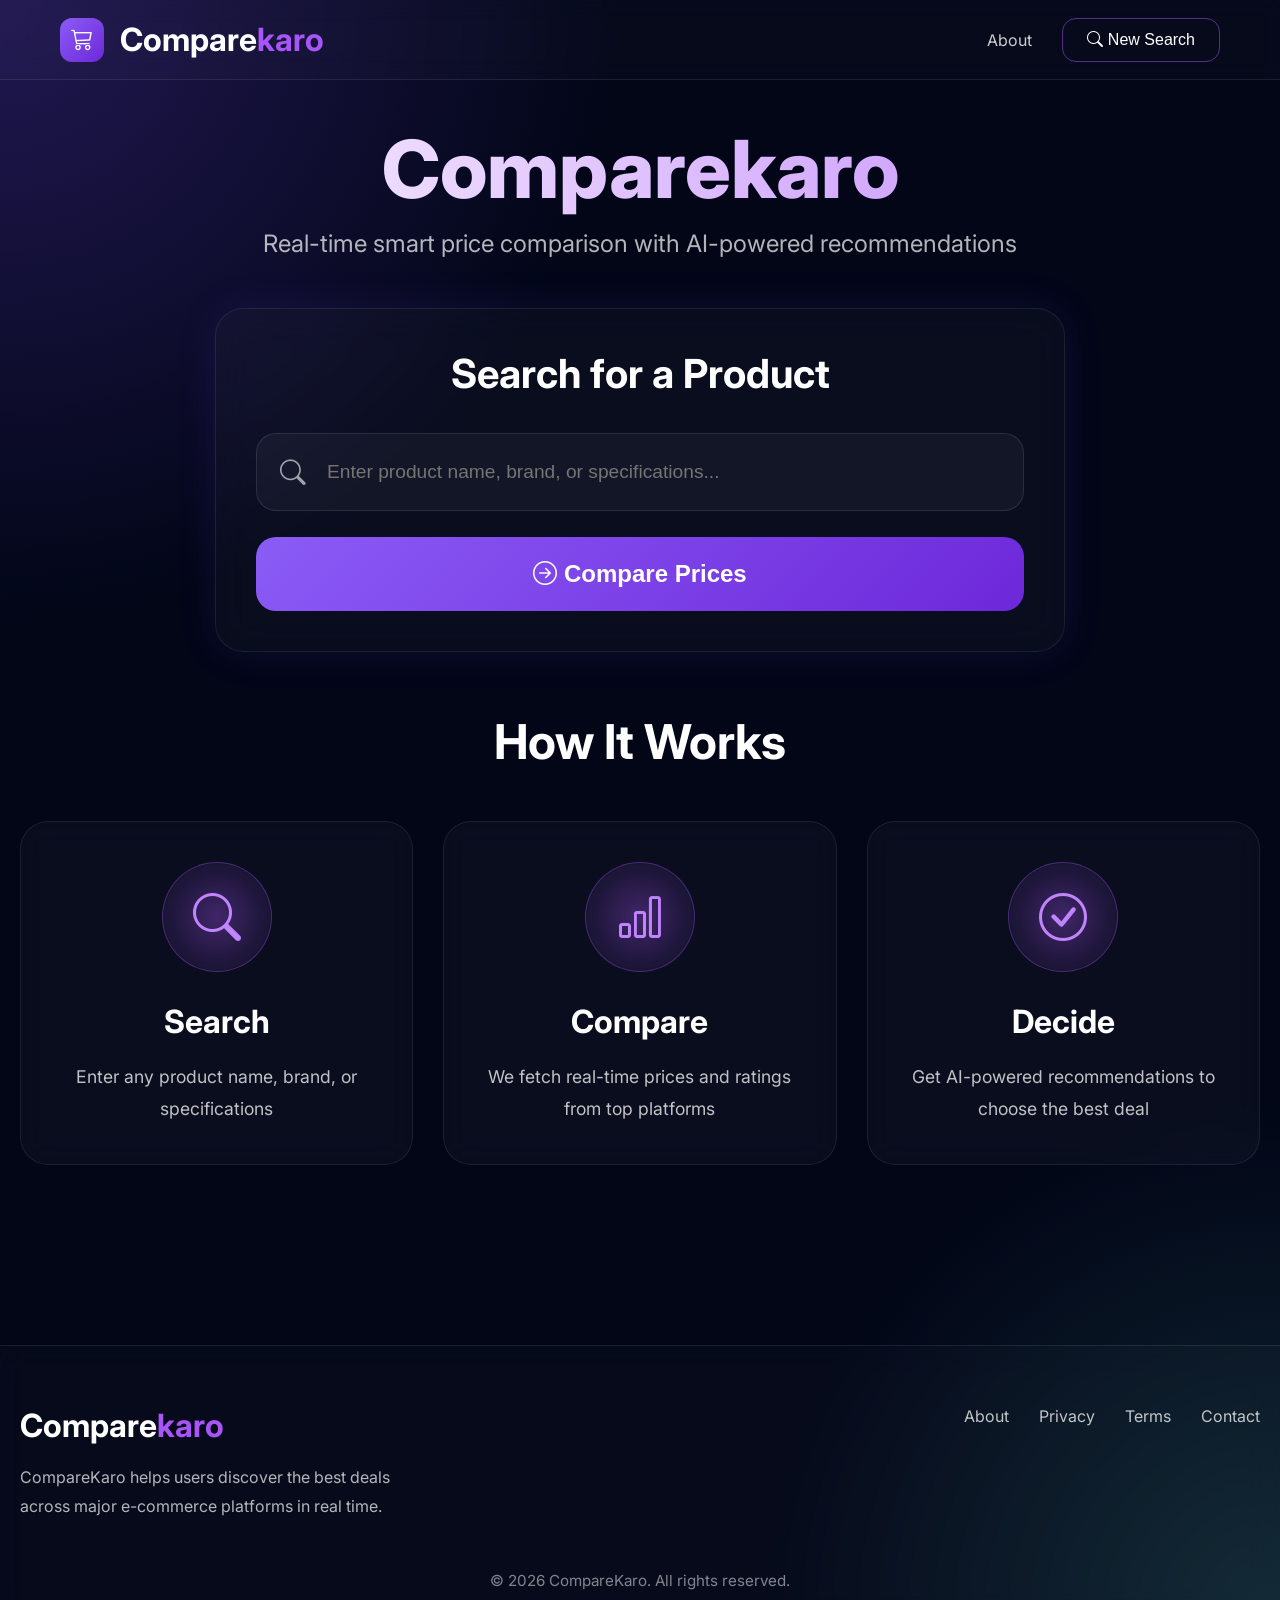
<file: templates/index.html>
<!DOCTYPE html>
<html lang="en" data-bs-theme="dark">
<head>
    <meta charset="UTF-8">
    <meta name="viewport" content="width=device-width, initial-scale=1.0">
    <title>Compare Karo</title>
    <link rel="stylesheet" href="https://cdn.replit.com/agent/bootstrap-agent-dark-theme.min.css">
    <link rel="stylesheet" href="https://cdn.jsdelivr.net/npm/bootstrap-icons@1.11.1/font/bootstrap-icons.css">
    <link rel="stylesheet" href="/static/css/style.css">
    <link rel="stylesheet"
        href="https://cdn.jsdelivr.net/npm/bootstrap-icons@1.11.3/font/bootstrap-icons.min.css">
</head>

<body>

    <!-- Navbar -->
    <nav class="navbar-custom">
        <div class="logo-section">
            <div class="logo-box">
                <i class="bi bi-cart3"></i>
            </div>
            <h2>Compare<span>karo</span></h2>
        </div>

        <div class="nav-actions">
            <a href="#">About</a>
            <button class="nav-btn">
                <i class="bi bi-search"></i>
                New Search
            </button>
        </div>
    </nav>

    

    <main class="hero-section">

        <!-- Hero -->
        <section class="hero-text">
            <h1>Comparekaro</h1>
            <p>
                Real-time smart price comparison with AI-powered recommendations
            </p>
        </section>

        <!-- Search Card -->
        <section class="search-wrapper">
            <div class="search-card">

                <h2>Search for a Product</h2>

                <form action="/comparison" method="GET">

                    <div class="search-input-wrapper">
                        <i class="bi bi-search"></i>

                        <input
                            type="text"
                            name="query"
                            class="search-input"
                            placeholder="Enter product name, brand, or specifications..."
                            required
                        >
                    </div>

                    <button type="submit" class="compare-btn">
                        <i class="bi bi-arrow-right-circle"></i>
                        Compare Prices
                    </button>

                </form>
            </div>
        </section>

        <!-- How It Works -->
        <section class="how-section">

            <h2>How It Works</h2>

            <div class="feature-grid">

                <div class="feature-card">
                    <div class="feature-icon">
                        <i class="bi bi-search"></i>
                    </div>

                    <h3>Search</h3>

                    <p>
                        Enter any product name, brand, or specifications
                    </p>
                </div>

                <div class="feature-card">
                    <div class="feature-icon">
                        <i class="bi bi-bar-chart"></i>
                    </div>

                    <h3>Compare</h3>

                    <p>
                        We fetch real-time prices and ratings from top platforms
                    </p>
                </div>

                <div class="feature-card">
                    <div class="feature-icon">
                        <i class="bi bi-check-circle"></i>
                    </div>

                    <h3>Decide</h3>

                    <p>
                        Get AI-powered recommendations to choose the best deal
                    </p>
                </div>

            </div>

        </section>

    </main>

    <footer class="footer-section">

    <div class="footer-content">

        <div class="footer-brand">
            <h2>Compare<span>karo</span></h2>

            <p>
                CompareKaro helps users discover the best deals
                across major e-commerce platforms in real time.
            </p>
        </div>

        <div class="footer-links">
            <a href="#">About</a>
            <a href="#">Privacy</a>
            <a href="#">Terms</a>
            <a href="#">Contact</a>
        </div>

    </div>

    <div class="footer-bottom">
        © 2026 CompareKaro. All rights reserved.
    </div>

</footer>

</body>
</html>
</file>
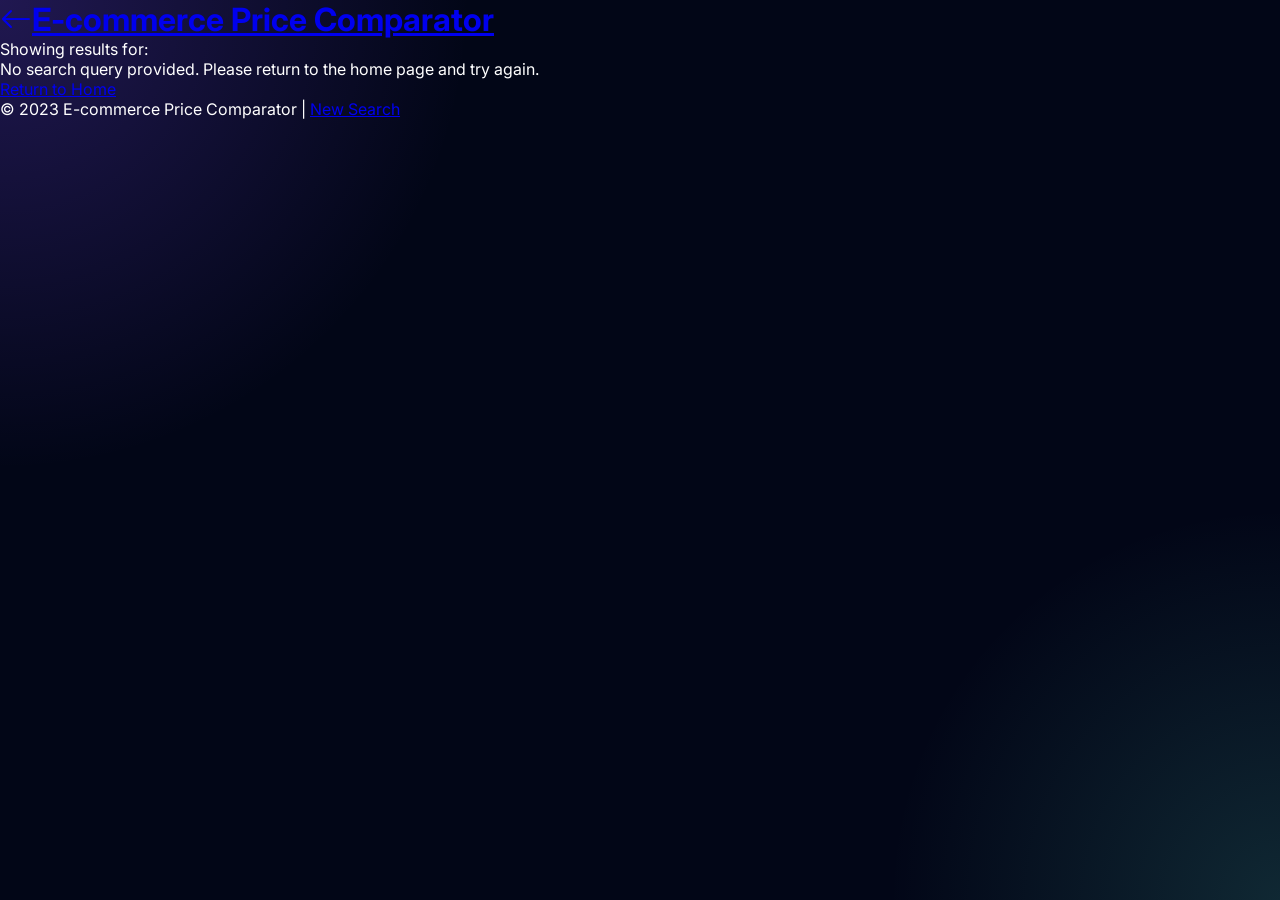
<file: templates/comparison.html>
<!DOCTYPE html>
<html lang="en" data-bs-theme="dark">
<head>
    <meta charset="UTF-8">
    <meta name="viewport" content="width=device-width, initial-scale=1.0">
    <title>Price Comparison Results</title>
    <link rel="stylesheet" href="https://cdn.replit.com/agent/bootstrap-agent-dark-theme.min.css">
    <link rel="stylesheet" href="https://cdn.jsdelivr.net/npm/bootstrap-icons@1.11.1/font/bootstrap-icons.css">
    <link rel="stylesheet" href="/static/css/style.css">
</head>
<body>
    <header class="bg-dark py-3">
        <div class="container">
            <div class="d-flex flex-column flex-md-row align-items-center justify-content-between">
                <h1 class="fs-4 mb-2 mb-md-0">
                    <a href="/" class="text-white text-decoration-none">
                        <i class="bi bi-arrow-left me-2"></i>E-commerce Price Comparator
                    </a>
                </h1>
                <div class="search-box d-flex align-items-center bg-dark-subtle rounded ps-3 pe-1 py-1">
                    <span class="me-2">Showing results for:</span>
                    <span id="query-display" class="fw-bold"></span>
                </div>
            </div>
        </div>
    </header>

    <main class="py-4">
        <div class="container">
            <!-- Error Container -->
            <div id="error-container" style="display: none;"></div>
            
            <!-- Loading Indicator -->
            <div id="loading-indicator" class="loading-container" style="display: none;">
                <div class="lds-ring"><div></div><div></div><div></div><div></div></div>
                <p class="mt-3">Fetching products from Amazon and Flipkart...</p>
                <p class="text-muted small">This may take up to 30 seconds</p>
            </div>
            
            <!-- Results Container -->
            <div id="results-container" style="display: none;">
                <!-- Product Comparison Table -->
                <div class="card mb-4">
                    <div class="card-header">
                        <h4 class="mb-0">Product Comparison Results</h4>
                    </div>
                    <div class="card-body">
                        <div class="table-responsive">
                            <table class="table table-striped table-hover" id="comparison-table">
                                <thead>
                                    <tr>
                                        <th>#</th>
                                        <th>Product</th>
                                        <th>Amazon</th>
                                        <th>Flipkart</th>
                                        <th>Recommendation</th>
                                        <th>Actions</th>
                                    </tr>
                                </thead>
                                <tbody id="comparison-table-body">
                                    <!-- Comparison rows will be added here -->
                                </tbody>
                            </table>
                        </div>
                    </div>
                </div>
                
                <!-- Hidden sections for individual platform results -->
                <div id="amazon-results" style="display: none;"></div>
                <div id="flipkart-results" style="display: none;"></div>
                <div id="recommendations" style="display: none;"></div>
            </div>
        </div>
    </main>

    <footer class="bg-dark text-white-50 py-3 mt-5">
        <div class="container text-center">
            <p class="mb-0 small">
                &copy; 2023 E-commerce Price Comparator | 
                <a href="/" class="text-white-50">New Search</a>
            </p>
        </div>
    </footer>

    <script src="https://cdn.jsdelivr.net/npm/bootstrap@5.3.0/dist/js/bootstrap.bundle.min.js"></script>
    <script src="\static\js\comparison.js"></script>
</body>
</html>
</file>
<file: static/css/style.css>
@import url('https://fonts.googleapis.com/css2?family=Inter:wght@300;400;500;600;700;800;900&display=swap');

* {
    margin: 0;
    padding: 0;
    box-sizing: border-box;
}

body {
    font-family: 'Inter', sans-serif;
    background:
        radial-gradient(circle at top left, rgba(124,77,255,0.25), transparent 30%),
        radial-gradient(circle at bottom right, rgba(94,234,212,0.15), transparent 25%),
        #020617;
    color: white;
    min-height: 100vh;
    overflow-x: hidden;
}

/* NAVBAR */

.navbar-custom {
    height: 80px;
    border-bottom: 1px solid rgba(255,255,255,0.08);

    display: flex;
    justify-content: space-between;
    align-items: center;

    padding: 0 60px;

    background: rgba(255,255,255,0.02);
    backdrop-filter: blur(12px);
}

.logo-section {
    display: flex;
    align-items: center;
    gap: 16px;
}

.logo-box {
    width: 44px;
    height: 44px;

    border-radius: 12px;

    background: linear-gradient(135deg,#8b5cf6,#6d28d9);

    display: flex;
    align-items: center;
    justify-content: center;

    font-size: 22px;
}

.logo-section h2 {
    font-size: 2rem;
    font-weight: 700;
}

.logo-section span {
    color: #a855f7;
}

.nav-actions {
    display: flex;
    align-items: center;
    gap: 30px;
}

.nav-actions a {
    color: rgba(255,255,255,0.8);
    text-decoration: none;
    font-size: 1rem;
}

.nav-btn {
    border: 1px solid rgba(168,85,247,0.5);
    background: transparent;
    color: white;

    padding: 12px 24px;
    border-radius: 14px;

    font-size: 1rem;
    cursor: pointer;

    transition: 0.3s ease;
}

.nav-btn:hover {
    background: rgba(168,85,247,0.15);

    transform: translateY(-2px);

    box-shadow:
        0 10px 20px rgba(168,85,247,0.2);
}

/* HERO */

.hero-section {
    max-width: 1300px;
    margin: auto;

    padding: 40px 20px 60px;
}

.hero-text {
    text-align: center;
    margin-bottom: 50px;
}

.hero-text h1 {
    font-size: 5rem;
    font-weight: 800;

    background: linear-gradient(90deg,#ffffff,#c084fc);

    -webkit-background-clip: text;
    -webkit-text-fill-color: transparent;
}

.hero-text p {
    margin-top: 12px;

    color: rgba(255,255,255,0.7);

    font-size: 1.5rem;
}

/* SEARCH CARD */

.search-wrapper {
    display: flex;
    justify-content: center;
}

.search-card {
    width: 100%;
    max-width: 850px;

    padding: 40px;

    border-radius: 28px;

    background: rgba(255,255,255,0.03);

    border: 1px solid rgba(255,255,255,0.08);

    backdrop-filter: blur(20px);

    box-shadow:
        0 0 40px rgba(124,77,255,0.12);

    transition: 0.3s ease;
}

.search-card:hover {
    transform: translateY(-6px);
}

.search-card h2 {
    text-align: center;
    font-size: 2.5rem;
    margin-bottom: 35px;
}

/* INPUT */

.search-input-wrapper {
    position: relative;
}

.search-input-wrapper i {
    position: absolute;
    left: 24px;
    top: 50%;

    transform: translateY(-50%);

    color: rgba(255,255,255,0.6);

    font-size: 1.6rem;
}

.search-input {
    width: 100%;
    height: 78px;

    border-radius: 20px;

    border: 1px solid rgba(255,255,255,0.1);

    background: rgba(255,255,255,0.04);

    padding-left: 70px;

    color: white;

    font-size: 1.2rem;

    outline: none;

    transition: 0.3s ease;
}

.search-input:focus {
    border-color: #8b5cf6;

    box-shadow:
        0 0 0 4px rgba(139,92,246,0.15);
}

/* BUTTON */

.compare-btn {
    width: 100%;
    height: 74px;

    margin-top: 26px;

    border: none;
    border-radius: 20px;

    background: linear-gradient(135deg,#8b5cf6,#6d28d9);

    color: white;

    font-size: 1.5rem;
    font-weight: 600;

    cursor: pointer;

    transition: 0.3s ease;
}

.compare-btn:hover {
    transform: translateY(-3px);

    box-shadow:
        0 20px 40px rgba(139,92,246,0.35);
}

/* HOW IT WORKS */

.how-section {
    margin-top: 60px;
}

.how-section h2 {
    text-align: center;
    font-size: 3rem;
    margin-bottom: 50px;
}

.feature-grid {
    display: grid;

    grid-template-columns: repeat(3,1fr);

    gap: 30px;
}

.feature-card {
    background: rgba(255,255,255,0.03);

    border: 1px solid rgba(255,255,255,0.08);

    border-radius: 28px;

    padding: 40px 30px;

    text-align: center;

    transition: 0.3s ease;

    backdrop-filter: blur(14px);
}

.feature-card:hover {
    transform: translateY(-10px);

    box-shadow:
        0 20px 40px rgba(0,0,0,0.3),
        0 0 30px rgba(139,92,246,0.18);
}

.feature-icon {
    width: 110px;
    height: 110px;

    border-radius: 50%;

    margin: auto auto 30px;

    display: flex;
    align-items: center;
    justify-content: center;

    background:
        radial-gradient(circle, rgba(168,85,247,0.35), transparent);

    border: 1px solid rgba(168,85,247,0.35);

    font-size: 3rem;

    color: #c084fc;
}

.feature-card h3 {
    font-size: 2rem;
    margin-bottom: 20px;
}

.feature-card p {
    color: rgba(255,255,255,0.75);

    line-height: 1.8;

    font-size: 1.1rem;
}

/* RESPONSIVE */

@media(max-width: 992px) {

    .hero-text h1 {
        font-size: 4rem;
    }

    .feature-grid {
        grid-template-columns: 1fr;
    }

    .navbar-custom {
        padding: 0 20px;
    }

    .search-card {
        padding: 30px;
    }
}

@media(max-width: 768px) {

    .hero-text h1 {
        font-size: 3rem;
    }

    .hero-text p {
        font-size: 1rem;
    }

    .search-card h2 {
        font-size: 2rem;
    }

    .search-input {
        height: 65px;
    }

    .compare-btn {
        height: 65px;
        font-size: 1.2rem;
    }

    .navbar-custom {
        flex-direction: column;
        height: auto;
        padding: 20px;
        gap: 20px;
    }
}

/* FOOTER */

.footer-section {
    margin-top: 120px;

    border-top: 1px solid rgba(255,255,255,0.08);

    background: rgba(255,255,255,0.02);

    backdrop-filter: blur(14px);

    padding: 60px 20px 30px;
}

.footer-content {
    max-width: 1300px;

    margin: auto;

    display: flex;
    justify-content: space-between;
    align-items: flex-start;

    gap: 40px;

    flex-wrap: wrap;
}

.footer-brand h2 {
    font-size: 2rem;
    font-weight: 700;
}

.footer-brand span {
    color: #a855f7;
}

.footer-brand p {
    margin-top: 18px;

    color: rgba(255,255,255,0.7);

    line-height: 1.8;

    max-width: 420px;
}

.footer-links {
    display: flex;
    gap: 30px;

    flex-wrap: wrap;
}

.footer-links a {
    color: rgba(255,255,255,0.75);

    text-decoration: none;

    transition: 0.3s ease;
}

.footer-links a:hover {
    color: #c084fc;
}

.footer-bottom {
    margin-top: 50px;

    text-align: center;

    color: rgba(255,255,255,0.5);

    font-size: 0.95rem;
}
</file>
